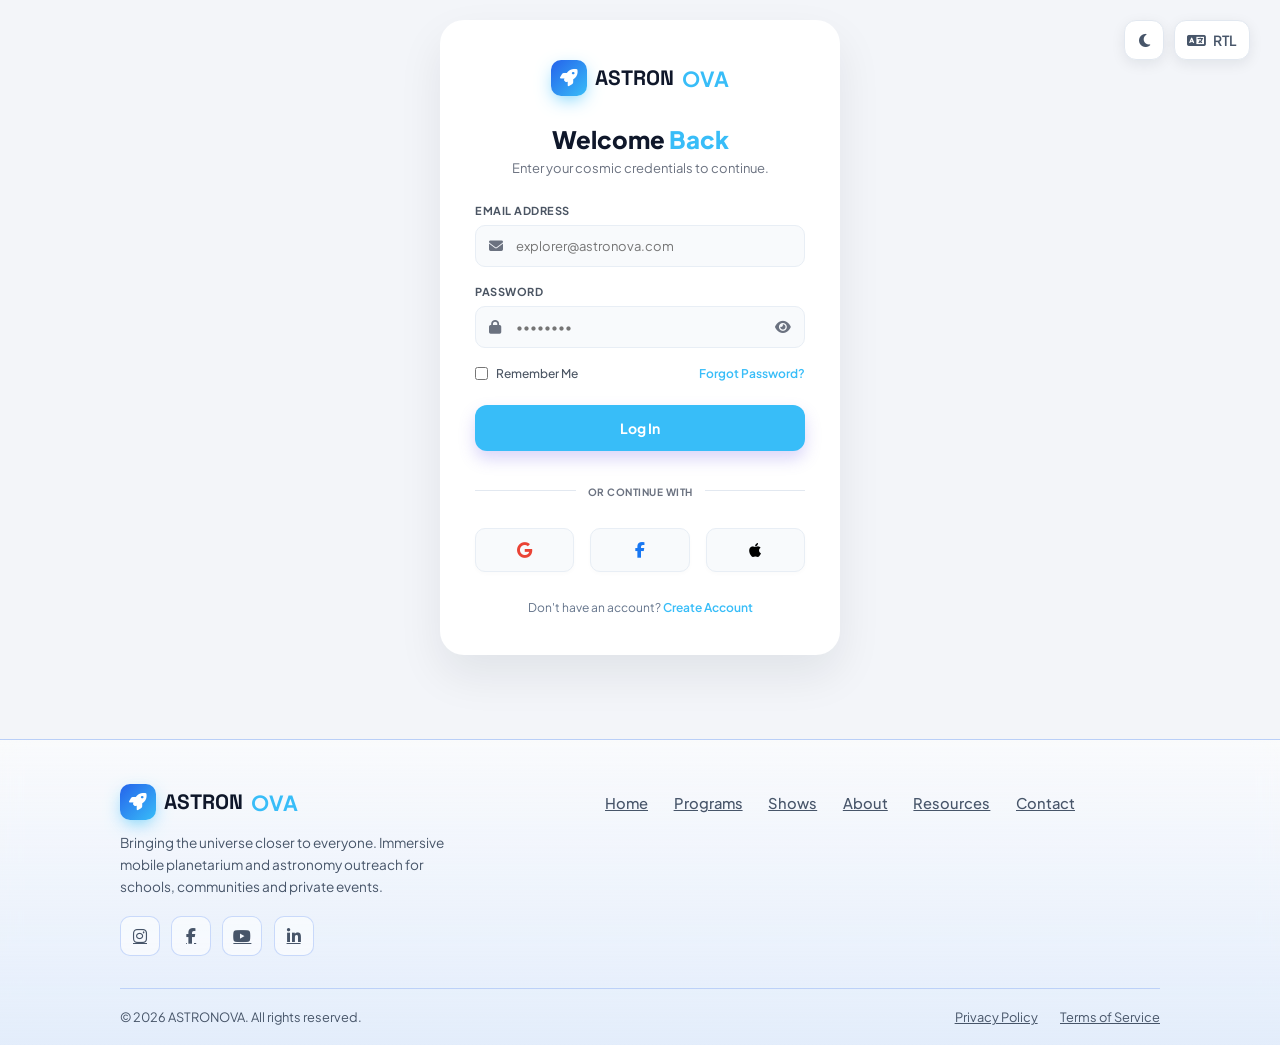
<file: login.html>
<!DOCTYPE html>
<html lang="en">
<head>
  <meta charset="UTF-8">
  <meta name="viewport" content="width=device-width, initial-scale=1.0">
  <title>ASTRONOVA - Login & Sign Up</title>
  <!-- Google Fonts & FontAwesome Icons -->
  <link rel="icon" type="image/svg+xml" href="assets/favicon.svg">
  <link rel="preconnect" href="https://fonts.googleapis.com">
  <link rel="preconnect" href="https://fonts.gstatic.com" crossorigin>
  <link href="https://fonts.googleapis.com/css2?family=Plus+Jakarta+Sans:wght@400;500;600;700;800&family=Space+Grotesk:wght@500;700&display=swap" rel="stylesheet">
  <link rel="stylesheet" href="https://cdnjs.cloudflare.com/ajax/libs/font-awesome/6.5.1/css/all.min.css">
  
  <style>
    * {
      box-sizing: border-box;
      margin: 0;
      padding: 0;
      font-family: 'Plus Jakarta Sans', sans-serif;
    }

    :root {
      --bg: #f3f5f9;
      --text: #0f172a;
      --card: #ffffff;
      --muted: #6b7280;
      --label: #4b5563;
      --accent: #6c5ce7;
      --input-bg: #f8fafc;
      --input-border: #e8eef5;
      --input-text: #1e293b;
      --divider: #e2e8f0;
      --panel: #f8fafc;
      --social-text: #475569;
      --switch: #64748b;
      --ctrl-bg: #ffffff;
      --ctrl-border: #e2e8f0;
      --ctrl-text: #475569;
      --card-shadow: 0 20px 45px rgba(15, 23, 42, 0.08);
      --footer-bg: #e3edfb;
      --footer-glass: rgba(255, 255, 255, 0.55);
      --footer-border: rgba(37, 99, 235, 0.22);
      --footer-text: #475569;
    }

    body.dark {
      --bg: #0b1020;
      --text: #e2e8f0;
      --card: #111a30;
      --muted: #94a3b8;
      --label: #94a3b8;
      --input-bg: #0d1526;
      --input-border: #1e293b;
      --input-text: #f1f5f9;
      --divider: #1f2b45;
      --panel: #16203a;
      --social-text: #cbd5e1;
      --switch: #94a3b8;
      --ctrl-bg: #16203a;
      --ctrl-border: #2a3a5c;
      --ctrl-text: #cbd5e1;
      --card-shadow: 0 22px 55px rgba(0, 0, 0, 0.55);
      --footer-bg: #061329;
      --footer-glass: rgba(11, 31, 58, 0.55);
      --footer-border: rgba(59, 130, 246, 0.3);
      --footer-text: #94a3b8;
    }

    body {
      background-color: var(--bg);
      color: var(--text);
      min-height: 100vh;
      display: flex;
      flex-direction: column;
      justify-content: center;
      align-items: center;
      position: relative;
      transition: background-color 0.3s ease, color 0.3s ease;
    }

    /* Top Right Controls (Dark/Light + RTL) */
    .top-controls {
      position: absolute;
      top: 20px;
      right: 30px;
      z-index: 10;
      display: flex;
      gap: 10px;
      align-items: center;
    }

    .ctrl-btn {
      height: 40px;
      min-width: 40px;
      padding: 0 12px;
      border-radius: 12px;
      display: inline-flex;
      align-items: center;
      justify-content: center;
      gap: 7px;
      background: var(--ctrl-bg);
      border: 1px solid var(--ctrl-border);
      color: var(--ctrl-text);
      font-size: 14px;
      font-weight: 600;
      cursor: pointer;
      box-shadow: 0 4px 14px rgba(15, 23, 42, 0.08);
      transition: border-color 0.2s ease, color 0.2s ease, background 0.2s ease, transform 0.15s ease, box-shadow 0.2s ease;
      backdrop-filter: blur(6px);
    }

    .ctrl-btn i { font-size: 15px; }

    .ctrl-btn:hover {
      border-color: var(--accent);
      color: var(--accent);
      transform: translateY(-1px);
      box-shadow: 0 6px 16px rgba(108, 92, 231, 0.22);
    }

    .ctrl-btn:active { transform: translateY(0) scale(0.95); }

    .ctrl-btn:focus-visible { outline: 2px solid var(--accent); outline-offset: 2px; }

    .ctrl-btn.active {
      background: rgba(108, 92, 231, 0.14);
      border-color: var(--accent);
      color: var(--accent);
    }

    /* RTL / LTR layout overrides */
    html[dir="rtl"] .top-controls { right: auto; left: 30px; }
    html[dir="rtl"] .form-group label { text-align: right; }
    html[dir="rtl"] .input-box i.left-icon { right: 14px; left: auto; }
    html[dir="rtl"] .input-box i.right-icon { left: 14px; right: auto; }
    html[dir="rtl"] .input-box input { padding: 12px 40px 12px 14px; }

    /* Auth Wrapper & Card */
    .auth-container {
      width: 100%;
      max-width: 440px;
      padding: 20px;
      margin: 0 auto;
    }

    .card {
      background: var(--card);
      border-radius: 24px;
      padding: 40px 35px;
      box-shadow: var(--card-shadow);
      text-align: center;
      transition: background-color 0.3s ease, box-shadow 0.3s ease;
    }

    .nav-logo {
      display: flex;
      align-items: center;
      justify-content: center;
      gap: 0.5rem;
      font-family: 'Space Grotesk', sans-serif;
      font-weight: 700;
      font-size: 1.3rem;
      color: var(--text);
      text-decoration: none;
      width: fit-content;
      margin: 0 auto 28px;
    }

    .nav-logo span { color: #38BDF8; }

    .nav-logo .logo-icon {
      width: 36px;
      height: 36px;
      display: grid;
      place-items: center;
      border-radius: 10px;
      background: linear-gradient(135deg, #2563EB, #38BDF8);
      color: #fff;
      font-size: 1.1rem;
      box-shadow: 0 6px 20px -6px #38BDF8;
    }

    .nav-logo:hover .logo-icon {
      box-shadow: 0 8px 24px -6px #38BDF8;
    }

    .title {
      font-size: 24px;
      font-weight: 800;
      color: var(--text);
      margin-bottom: 6px;
    }

    .title span {
      color: #38BDF8;
    }

    .subtitle {
      font-size: 13px;
      color: var(--muted);
      margin-bottom: 28px;
    }

    /* Form Fields */
    .form-group {
      text-align: left;
      margin-bottom: 18px;
    }

    .form-group label {
      display: block;
      font-size: 11px;
      font-weight: 700;
      text-transform: uppercase;
      letter-spacing: 0.5px;
      color: var(--label);
      margin-bottom: 8px;
    }

    .input-box {
      position: relative;
      display: flex;
      align-items: center;
    }

    .input-box i.left-icon {
      position: absolute;
      left: 14px;
      color: var(--muted);
      font-size: 14px;
    }

    .input-box i.right-icon {
      position: absolute;
      right: 14px;
      color: var(--muted);
      font-size: 14px;
      cursor: pointer;
    }

    .input-box input {
      width: 100%;
      padding: 12px 14px 12px 40px;
      background: var(--input-bg);
      border: 1px solid var(--input-border);
      border-radius: 10px;
      font-size: 13px;
      color: var(--input-text);
      outline: none;
      transition: all 0.2s ease;
    }

    .input-box input:focus {
      border-color: #6c5ce7;
      background: #ffffff;
      box-shadow: 0 0 0 3px rgba(108, 92, 231, 0.1);
    }

    /* Options Row */
    .form-options {
      display: flex;
      justify-content: space-between;
      align-items: center;
      font-size: 12px;
      margin-bottom: 24px;
    }

    .remember-me {
      display: flex;
      align-items: center;
      gap: 8px;
      color: var(--label);
      font-weight: 500;
    }

    .remember-me input {
      accent-color: #38BDF8;
      border-radius: 4px;
    }

    .forgot-pass, .link-btn {
      color: #38BDF8;
      text-decoration: none;
      font-weight: 600;
    }

    .forgot-pass:hover, .link-btn:hover {
      text-decoration: underline;
    }

    /* Submit Button */
    .btn-submit {
      width: 100%;
      padding: 14px;
      background: #38BDF8;
      border: none;
      border-radius: 12px;
      color: #ffffff;
      font-size: 14px;
      font-weight: 700;
      cursor: pointer;
      box-shadow: 0 8px 16px rgba(108, 92, 231, 0.25);
      transition: background 0.2s ease;
    }

    .btn-submit:hover {
      background: #38BDF8;
    }

    /* Divider */
    .divider {
      position: relative;
      margin: 28px 0;
      text-align: center;
    }

    .divider::before {
      content: "";
      position: absolute;
      top: 50%;
      left: 0;
      width: 100%;
      height: 1px;
      background: var(--divider);
    }

    .divider span {
      position: relative;
      background: var(--card);
      padding: 0 12px;
      font-size: 10px;
      font-weight: 700;
      text-transform: uppercase;
      letter-spacing: 0.5px;
      color: var(--muted);
    }

    /* Social Buttons */
    .social-group {
      display: flex;
      justify-content: center;
      gap: 16px;
      margin-bottom: 28px;
    }

    .social-btn {
      flex: 1;
      height: 44px;
      border: 1px solid var(--input-border);
      background: var(--panel);
      border-radius: 10px;
      display: flex;
      align-items: center;
      justify-content: center;
      font-size: 16px;
      color: var(--social-text);
      cursor: pointer;
      box-shadow: 0 2px 4px rgba(0, 0, 0, 0.02);
      transition: all 0.2s ease;
    }

    .social-btn:hover {
      background: var(--input-bg);
      border-color: var(--divider);
    }

    .switch-text {
      font-size: 12px;
      color: var(--switch);
    }

    /* Dynamic Display Helpers */
    .hidden {
      display: none !important;
    }

    /* Main Section / Dashboard Styling */
    #mainSection {
      display: none;
      width: 100%;
      min-height: 100vh;
      background: var(--bg);
    }

    .navbar {
      display: flex;
      justify-content: space-between;
      align-items: center;
      padding: 20px 40px;
      border-bottom: 1px solid var(--divider);
    }

    .logout-btn {
      padding: 8px 18px;
      background: #ef4444;
      color: #fff;
      border: none;
      border-radius: 8px;
      font-weight: 600;
      cursor: pointer;
    }

    .dashboard-body {
      padding: 40px;
      max-width: 1000px;
      margin: 0 auto;
    }

    .cards-grid {
      display: grid;
      grid-template-columns: repeat(auto-fit, minmax(250px, 1fr));
      gap: 20px;
      margin-top: 30px;
    }

    .dash-card {
      padding: 24px;
      background: var(--panel);
      border-radius: 16px;
      border: 1px solid var(--divider);
    }

    /* Responsive */
    @media (max-width: 520px) {
      .top-controls { top: 14px; right: 16px; gap: 8px; }
      html[dir="rtl"] .top-controls { right: auto; left: 16px; }
      .ctrl-btn { height: 36px; min-width: 36px; padding: 0 10px; }
      .card { padding: 30px 20px; }
      .nav-logo { font-size: 1.15rem; }
      .nav-logo .logo-icon { width: 32px; height: 32px; font-size: 1rem; }
      .navbar { padding: 16px 20px; }
      .dashboard-body { padding: 24px 20px; }
    }

    /* ---------- Login page footer ---------- */
    .auth-footer {
      width: 100%;
      flex-shrink: 0;
      margin-top: clamp(3.75rem, 5vw, 5rem);
      padding: 2.75rem 1.25rem 1.25rem;
      background: linear-gradient(180deg, var(--footer-glass), var(--footer-bg));
      backdrop-filter: blur(14px) saturate(1.2);
      -webkit-backdrop-filter: blur(14px) saturate(1.2);
      border-top: 1px solid var(--footer-border);
      color: var(--footer-text);
      transition: background-color 0.3s ease, border-color 0.3s ease, color 0.3s ease;
    }

    .auth-footer-inner {
      max-width: 1040px;
      margin: 0 auto;
      display: flex;
      flex-wrap: wrap;
      justify-content: space-between;
      align-items: flex-start;
      gap: 2rem 2.5rem;
    }

    .auth-footer-brand {
      flex: 1 1 280px;
      max-width: 360px;
    }

    .auth-footer-brand .nav-logo { margin: 0 0 0.75rem; }

    .auth-footer-brand p {
      font-size: 0.85rem;
      line-height: 1.6;
      margin-top: 0.75rem;
    }

    .socials { display: flex; gap: 0.7rem; margin-top: 1.2rem; }

    .social-icon {
      width: 40px; height: 40px; display: grid; place-items: center; border-radius: 10px;
      border: 1px solid var(--footer-border); background: var(--footer-glass);
      color: var(--footer-text); font-size: 1rem; transition: all 0.25s;
    }

    .social-icon:hover {
      color: #38BDF8; border-color: #38BDF8; transform: translateY(-3px);
      box-shadow: 0 8px 20px -8px #38BDF8;
    }

    .auth-footer-links {
      flex: 1 1 280px;
      display: flex;
      flex-wrap: wrap;
      align-content: center;
      justify-content: center;
      gap: 0.5rem 1.6rem;
      padding-top: 0.25rem;
    }

    .auth-footer-links a {
      color: var(--footer-text);
      font-size: 0.92rem;
      font-weight: 500;
      padding: 0.35rem 0;
      transition: color 0.2s, transform 0.2s;
    }

    .auth-footer-links a:hover { color: #38BDF8; transform: translateY(-1px); }

    .auth-footer-bottom {
      max-width: 1040px;
      margin: 2rem auto 0;
      padding-top: 1.25rem;
      border-top: 1px solid var(--footer-border);
      display: flex;
      flex-wrap: wrap;
      align-items: center;
      justify-content: space-between;
      gap: 0.9rem 1.5rem;
      font-size: 0.8rem;
    }

    .auth-footer-bottom .legal {
      display: flex;
      flex-wrap: wrap;
      gap: 0.5rem 1.4rem;
    }

    .auth-footer-bottom a { color: var(--footer-text); transition: color 0.2s; }
    .auth-footer-bottom a:hover { color: #38BDF8; }

    @media (max-width: 520px) {
      .auth-footer { padding: 2.25rem 1.25rem 1.5rem; margin-top: 2.75rem; }
      .auth-footer-inner { justify-content: center; }
      .auth-footer-brand { margin: 0 auto; text-align: center; }
      .auth-footer-brand .nav-logo { margin: 0 auto 0.75rem; }
      .auth-footer-brand .socials { justify-content: center; }
      .auth-footer-links { gap: 0.4rem 1.1rem; }
      .auth-footer-bottom { justify-content: center; text-align: center; }
      .auth-footer-bottom .legal { justify-content: center; }
    }
  </style>
</head>
<body>

  <!-- Top Controls: Dark/Light Mode + RTL/LTR -->
  <div class="top-controls">
    <button type="button" class="ctrl-btn" id="themeToggle" aria-label="Toggle dark mode" title="Toggle dark / light theme"><i class="fas fa-moon"></i></button>
    <button type="button" class="ctrl-btn" id="rtlToggle" aria-label="Switch to RTL layout" title="Switch layout direction"><i class="fas fa-language"></i><span id="rtlLabel">RTL</span></button>
  </div>

  <!-- AUTH CONTAINER -->
  <div class="auth-container" id="authContainer">
    <div class="card">
      
      <!-- LOGO -->
      <a href="index.html" class="nav-logo" aria-label="ASTRONOVA - go to home">
        <span class="logo-icon"><i class="fas fa-rocket"></i></span>ASTRON<span>OVA</span>
      </a>

      <!-- ================= LOGIN FORM ================= -->
      <div id="loginBlock">
        <h1 class="title">Welcome <span>Back</span></h1>
        <p class="subtitle">Enter your cosmic credentials to continue.</p>

        <form id="loginForm">
          <div class="form-group">
            <label>Email Address</label>
            <div class="input-box">
              <i class="fas fa-envelope left-icon"></i>
              <input type="email" placeholder="explorer@astronova.com" required>
            </div>
          </div>

          <div class="form-group">
            <label>Password</label>
            <div class="input-box">
              <i class="fas fa-lock left-icon"></i>
              <input type="password" placeholder="••••••••" required>
              <i class="fas fa-eye right-icon"></i>
            </div>
          </div>

          <div class="form-options">
            <label class="remember-me">
              <input type="checkbox"> Remember Me
            </label>
            <a href="#" class="forgot-pass">Forgot Password?</a>
          </div>

          <button type="submit" class="btn-submit">Log In</button>
        </form>

        <div class="divider">
          <span>Or Continue With</span>
        </div>

        <div class="social-group">
          <button class="social-btn"><i class="fab fa-google" style="color: #ea4335;"></i></button>
          <button class="social-btn"><i class="fab fa-facebook-f" style="color: #1877f2;"></i></button>
          <button class="social-btn"><i class="fab fa-apple" style="color: #000000;"></i></button>
        </div>

        <p class="switch-text">
          Don't have an account? <a href="#" class="link-btn" id="toRegister">Create Account</a>
        </p>
      </div>

      <!-- ================= SIGNUP FORM ================= -->
      <div id="registerBlock" class="hidden">
        <h1 class="title">Join the <span>Odyssey</span></h1>
        <p class="subtitle">Create your cosmic account to start your journey.</p>

        <form id="registerForm">
          <div class="form-group">
            <label>Full Name</label>
            <div class="input-box">
              <i class="fas fa-user left-icon"></i>
              <input type="text" placeholder="John Doe" required>
            </div>
          </div>

          <div class="form-group">
            <label>Email Address</label>
            <div class="input-box">
              <i class="fas fa-envelope left-icon"></i>
              <input type="email" placeholder="explorer@astronova.com" required>
            </div>
          </div>

          <div class="form-group">
            <label>Password</label>
            <div class="input-box">
              <i class="fas fa-lock left-icon"></i>
              <input type="password" placeholder="••••••••" required>
              <i class="fas fa-eye right-icon"></i>
            </div>
          </div>

          <div class="form-group">
            <label>Confirm Password</label>
            <div class="input-box">
              <i class="fas fa-lock left-icon"></i>
              <input type="password" placeholder="••••••••" required>
              <i class="fas fa-eye right-icon"></i>
            </div>
          </div>

          <div class="form-options" style="justify-content: flex-start;">
            <label class="remember-me" style="font-size: 11px;">
              <input type="checkbox" required> I agree to the <a href="#" class="link-btn">Terms & Conditions</a> and <a href="#" class="link-btn">Privacy Policy</a>
            </label>
          </div>

          <button type="submit" class="btn-submit">Create Account</button>
        </form>

        <div class="divider">
          <span>Or Sign Up With</span>
        </div>

        <div class="social-group">
          <button class="social-btn"><i class="fab fa-google" style="color: #ea4335;"></i></button>
          <button class="social-btn"><i class="fab fa-facebook-f" style="color: #1877f2;"></i></button>
          <button class="social-btn"><i class="fab fa-apple" style="color: #000000;"></i></button>
        </div>

        <p class="switch-text">
          Already a member? <a href="#" class="link-btn" id="toLogin">Log In</a>
        </p>
      </div>

    </div>
  </div>

  <!-- ================= MAIN SECTION (DASHBOARD) ================= -->
  <div id="mainSection">
    <nav class="navbar">
      <a href="index.html" class="nav-logo" style="margin:0;" aria-label="ASTRONOVA - go to home">
        <span class="logo-icon"><i class="fas fa-rocket"></i></span>ASTRON<span>OVA</span>
      </a>
      <button class="logout-btn" id="logoutBtn">Logout</button>
    </nav>

    <div class="dashboard-body">
      <h1>Welcome to Main Section</h1>
      <p style="color: #64748b; margin-top: 8px;">Nengal success-aaga login seidhu viteerkal.</p>

      <div class="cards-grid">
        <div class="dash-card">
          <h3>Cosmic Missions</h3>
          <p style="font-size: 13px; color: #64748b; margin-top: 8px;">Explore active space telemetry and research data.</p>
        </div>
        <div class="dash-card">
          <h3>User Profile</h3>
          <p style="font-size: 13px; color: #64748b; margin-top: 8px;">Manage your cosmic account preferences.</p>
        </div>
      </div>
    </div>
  </div>

  <!-- ================= FOOTER ================= -->
  <footer class="auth-footer" aria-label="Footer">
    <div class="auth-footer-inner">
      <div class="auth-footer-brand">
        <a href="index.html" class="nav-logo" aria-label="ASTRONOVA - go to home">
          <span class="logo-icon"><i class="fas fa-rocket"></i></span>ASTRON<span>OVA</span>
        </a>
        <p>Bringing the universe closer to everyone. Immersive mobile planetarium and astronomy outreach for schools, communities and private events.</p>
        <div class="socials">
          <a href="#" aria-label="Instagram" class="social-icon"><i class="fab fa-instagram"></i></a>
          <a href="#" aria-label="Facebook" class="social-icon"><i class="fab fa-facebook-f"></i></a>
          <a href="#" aria-label="YouTube" class="social-icon"><i class="fab fa-youtube"></i></a>
          <a href="#" aria-label="LinkedIn" class="social-icon"><i class="fab fa-linkedin-in"></i></a>
        </div>
      </div>

      <nav class="auth-footer-links" aria-label="Quick links">
        <a href="index.html">Home</a>
        <a href="programs.html">Programs</a>
        <a href="shows.html">Shows</a>
        <a href="about.html">About</a>
        <a href="blog.html">Resources</a>
        <a href="contact.html">Contact</a>
      </nav>
    </div>

    <div class="auth-footer-bottom">
      <span>&copy; 2026 ASTRONOVA. All rights reserved.</span>
      <div class="legal">
        <a href="#">Privacy Policy</a>
        <a href="#">Terms of Service</a>
      </div>
    </div>
  </footer>

  <!-- JavaScript Toggle Logic -->
  <script>
    const loginBlock = document.getElementById('loginBlock');
    const registerBlock = document.getElementById('registerBlock');
    const toRegister = document.getElementById('toRegister');
    const toLogin = document.getElementById('toLogin');
    
    const authContainer = document.getElementById('authContainer');
    const mainSection = document.getElementById('mainSection');
    const loginForm = document.getElementById('loginForm');
    const registerForm = document.getElementById('registerForm');
    const logoutBtn = document.getElementById('logoutBtn');

    // Switch to Register
    toRegister.addEventListener('click', (e) => {
      e.preventDefault();
      loginBlock.classList.add('hidden');
      registerBlock.classList.remove('hidden');
    });

    // Switch to Login
    toLogin.addEventListener('click', (e) => {
      e.preventDefault();
      registerBlock.classList.add('hidden');
      loginBlock.classList.remove('hidden');
    });

    // Login Submit -> Show Main Section
    loginForm.addEventListener('submit', (e) => {
      e.preventDefault();
      authContainer.classList.add('hidden');
      mainSection.style.display = 'block';
    });

    // Register Submit -> Show Main Section
    registerForm.addEventListener('submit', (e) => {
      e.preventDefault();
      authContainer.classList.add('hidden');
      mainSection.style.display = 'block';
    });

    // Logout -> Back to Login
    logoutBtn.addEventListener('click', () => {
      mainSection.style.display = 'none';
      authContainer.classList.remove('hidden');
    });

    // ===== Dark / Light Mode Toggle =====
    const themeToggle = document.getElementById('themeToggle');
    const themeIcon = themeToggle.querySelector('i');

    function applyTheme() {
      const dark = document.body.classList.contains('dark');
      themeIcon.className = dark ? 'fas fa-sun' : 'fas fa-moon';
      themeToggle.classList.toggle('active', dark);
      themeToggle.querySelector('i').setAttribute('aria-hidden', 'true');
    }

    if (localStorage.getItem('astronova-theme') === 'dark') {
      document.body.classList.add('dark');
    }
    applyTheme();

    themeToggle.addEventListener('click', () => {
      document.body.classList.toggle('dark');
      localStorage.setItem('astronova-theme', document.body.classList.contains('dark') ? 'dark' : 'light');
      applyTheme();
    });

    // ===== RTL / LTR Toggle =====
    const rtlToggle = document.getElementById('rtlToggle');
    const rtlLabel = document.getElementById('rtlLabel');
    document.documentElement.dir = localStorage.getItem('astronova-dir') === 'rtl' ? 'rtl' : 'ltr';

    function applyRtl() {
      const isRtl = document.documentElement.dir === 'rtl';
      rtlLabel.textContent = isRtl ? 'LTR' : 'RTL';
      rtlToggle.classList.toggle('active', isRtl);
      rtlToggle.setAttribute('aria-label', isRtl ? 'Switch to LTR layout' : 'Switch to RTL layout');
    }
    applyRtl();

    rtlToggle.addEventListener('click', () => {
      const next = document.documentElement.dir === 'rtl' ? 'ltr' : 'rtl';
      document.documentElement.dir = next;
      localStorage.setItem('astronova-dir', next);
      applyRtl();
    });
  </script>
</body>
</html>
</file>
